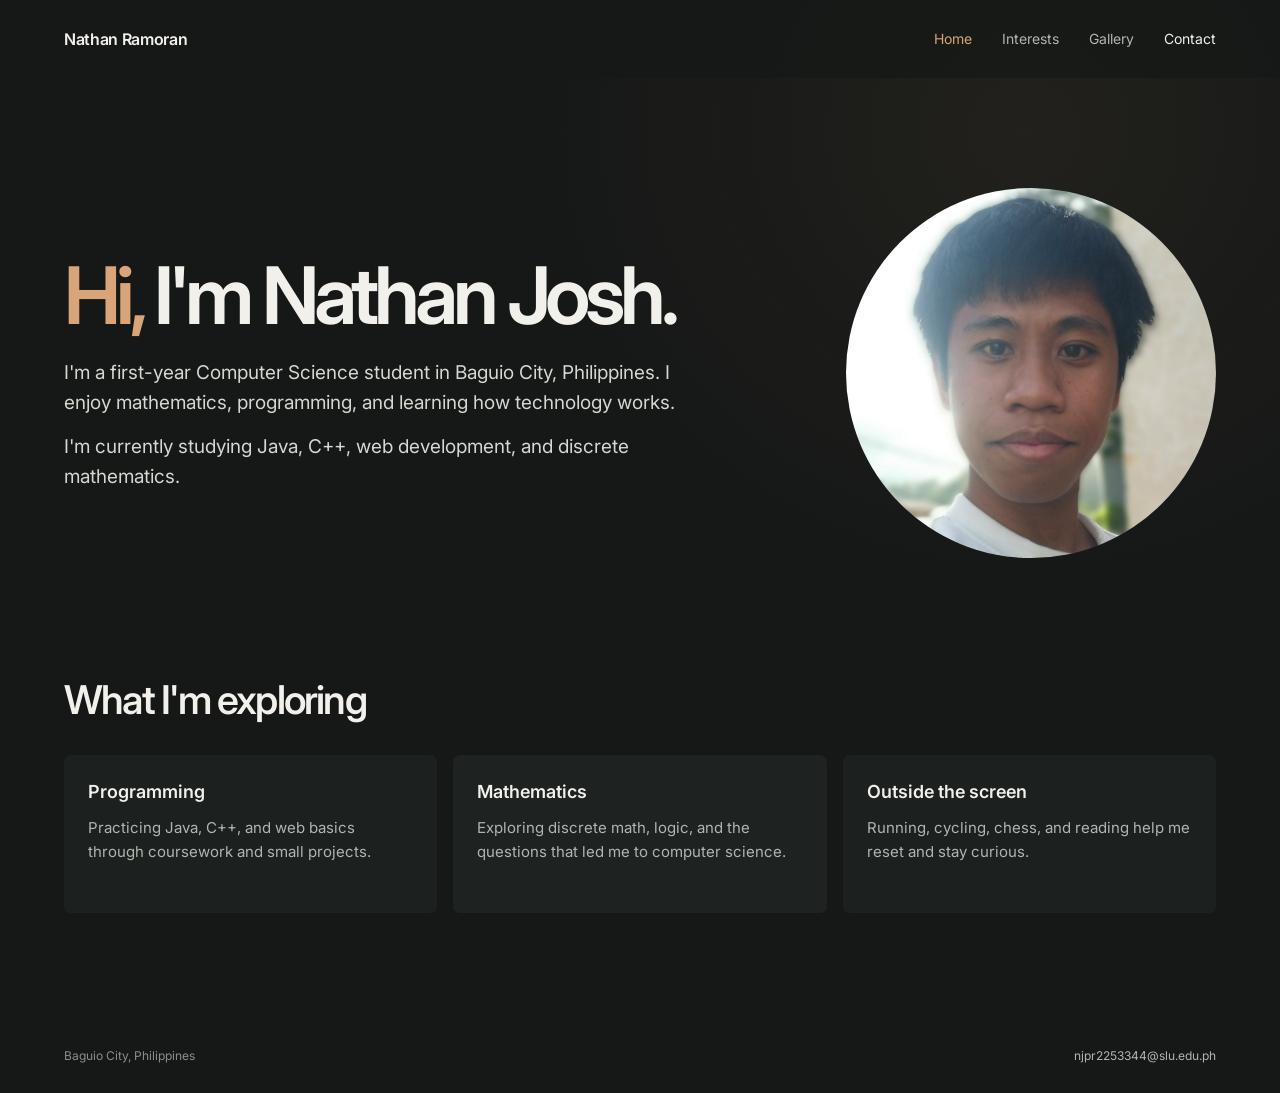
<file: NateWSite/index.html>
<!doctype html>
<html lang="en">
<head>
  <meta charset="utf-8">
  <meta name="viewport" content="width=device-width, initial-scale=1">
  <meta name="theme-color" content="#151716">
  <meta name="description" content="Nathan Josh Ramoran is a Computer Science student in Baguio City, Philippines.">
  <title>Nathan Josh Ramoran</title>
  <link rel="preload" href="assets/fonts/InterVariable.ttf" as="font" type="font/ttf" crossorigin>
  <link rel="stylesheet" href="styles.css">
</head>
<body>
  <a class="skip-link" href="#main-content">Skip to content</a>
  <header class="site-header">
    <div class="header-inner">
      <a class="brand" href="index.html">Nathan Ramoran</a>
      <nav class="site-nav" aria-label="Main navigation">
        <a class="nav-link" href="index.html" aria-current="page">Home</a>
        <a class="nav-link" href="interest.html">Interests</a>
        <a class="nav-link" href="gallery.html">Gallery</a>
        <a class="nav-contact" href="mailto:njpr2253344@slu.edu.ph">Contact</a>
      </nav>
    </div>
  </header>

  <main id="main-content">
    <section class="home-intro wrap" aria-labelledby="home-title">
      <div class="home-copy">
        <h1 id="home-title"><span>Hi,</span> I'm Nathan Josh.</h1>
        <p>I'm a first-year Computer Science student in Baguio City, Philippines. I enjoy mathematics, programming, and learning how technology works.</p>
        <p>I'm currently studying Java, C++, web development, and discrete mathematics.</p>
      </div>
      <figure class="home-portrait">
        <img src="assets/images/nathanpic.jpg" alt="Portrait of Nathan Josh Ramoran" width="1800" height="1800" fetchpriority="high">
      </figure>
    </section>

    <section class="focus-section wrap" aria-labelledby="focus-title">
      <h2 id="focus-title">What I'm exploring</h2>
      <div class="focus-grid">
        <article class="focus-card">
          <h3>Programming</h3>
          <p>Practicing Java, C++, and web basics through coursework and small projects.</p>
        </article>
        <article class="focus-card">
          <h3>Mathematics</h3>
          <p>Exploring discrete math, logic, and the questions that led me to computer science.</p>
        </article>
        <article class="focus-card">
          <h3>Outside the screen</h3>
          <p>Running, cycling, chess, and reading help me reset and stay curious.</p>
        </article>
      </div>
    </section>
  </main>

  <footer class="site-footer wrap">
    <span>Baguio City, Philippines</span>
    <a href="mailto:njpr2253344@slu.edu.ph">njpr2253344@slu.edu.ph</a>
  </footer>
</body>
</html>
</file>
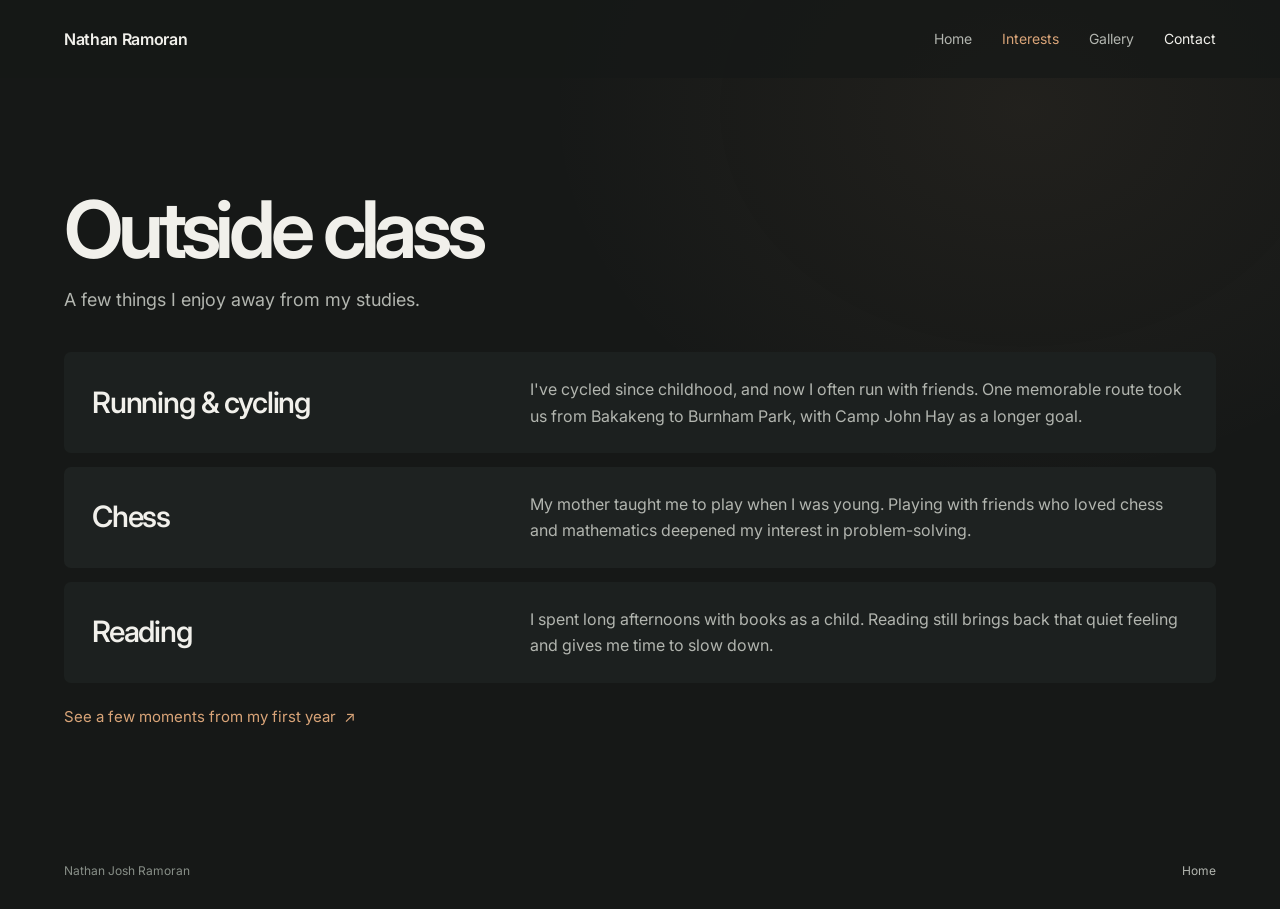
<file: NateWSite/interest.html>
<!doctype html>
<html lang="en">
<head>
  <meta charset="utf-8">
  <meta name="viewport" content="width=device-width, initial-scale=1">
  <meta name="theme-color" content="#151716">
  <meta name="description" content="Nathan's interests beyond class: running and cycling, chess, and reading.">
  <title>Interests — Nathan Josh Ramoran</title>
  <link rel="preload" href="assets/fonts/InterVariable.ttf" as="font" type="font/ttf" crossorigin>
  <link rel="stylesheet" href="styles.css">
</head>
<body>
  <a class="skip-link" href="#main-content">Skip to content</a>
  <header class="site-header">
    <div class="header-inner">
      <a class="brand" href="index.html">Nathan Ramoran</a>
      <nav class="site-nav" aria-label="Main navigation">
        <a class="nav-link" href="index.html">Home</a>
        <a class="nav-link" href="interest.html" aria-current="page">Interests</a>
        <a class="nav-link" href="gallery.html">Gallery</a>
        <a class="nav-contact" href="mailto:njpr2253344@slu.edu.ph">Contact</a>
      </nav>
    </div>
  </header>

  <main id="main-content">
    <section class="page-heading wrap" aria-labelledby="page-title">
      <h1 id="page-title">Outside class</h1>
      <p>A few things I enjoy away from my studies.</p>
    </section>

    <section class="interest-list wrap" aria-label="Interests">
      <article class="interest-card">
        <h2>Running &amp; cycling</h2>
        <p>I've cycled since childhood, and now I often run with friends. One memorable route took us from Bakakeng to Burnham Park, with Camp John Hay as a longer goal.</p>
      </article>
      <article class="interest-card">
        <h2>Chess</h2>
        <p>My mother taught me to play when I was young. Playing with friends who loved chess and mathematics deepened my interest in problem-solving.</p>
      </article>
      <article class="interest-card">
        <h2>Reading</h2>
        <p>I spent long afternoons with books as a child. Reading still brings back that quiet feeling and gives me time to slow down.</p>
      </article>
      <p class="interest-link"><a href="gallery.html">See a few moments from my first year <span aria-hidden="true">↗</span></a></p>
    </section>
  </main>

  <footer class="site-footer wrap">
    <span>Nathan Josh Ramoran</span>
    <a href="index.html">Home</a>
  </footer>
</body>
</html>
</file>
<file: NateWSite/styles.css>
@font-face {
  font-family: Inter;
  src: url("assets/fonts/InterVariable.ttf") format("truetype");
  font-style: normal;
  font-weight: 100 900;
  font-display: swap;
}

:root {
  color-scheme: dark;
  --page: #161817;
  --surface: #1c201f;
  --surface-soft: #222625;
  --text: #f1f0eb;
  --muted: #b2b5af;
  --soft: #888f88;
  --accent: #d9a478;
  --content-width: 1240px;
  --side-gap: clamp(24px, 5vw, 72px);
  font-synthesis: none;
}

* { box-sizing: border-box; }
html { min-width: 320px; background: var(--page); scroll-behavior: smooth; }
body {
  min-height: 100vh;
  margin: 0;
  background: radial-gradient(ellipse at 80% 12%, rgb(217 164 120 / 6%), transparent 30rem), var(--page);
  color: var(--text);
  font-family: Inter, "Segoe UI", Arial, sans-serif;
  font-size: 16px;
  line-height: 1.65;
  -webkit-font-smoothing: antialiased;
  text-rendering: optimizeLegibility;
}
a { color: inherit; text-decoration: none; }
img { display: block; max-width: 100%; }
button { color: inherit; font: inherit; }
a:focus-visible, button:focus-visible { outline: 2px solid var(--accent); outline-offset: 4px; }
::selection { background: var(--accent); color: var(--page); }

.wrap { width: min(100% - var(--side-gap) * 2, var(--content-width)); margin-inline: auto; }
.skip-link {
  position: fixed;
  z-index: 10;
  top: 12px;
  left: 12px;
  padding: 8px 12px;
  transform: translateY(-160%);
  background: var(--accent);
  color: var(--page);
}
.skip-link:focus { transform: translateY(0); }

.site-header { background: rgb(22 24 23 / 72%); }
.header-inner {
  display: flex;
  min-height: 78px;
  align-items: center;
  justify-content: space-between;
  gap: 24px;
  width: min(100% - var(--side-gap) * 2, var(--content-width));
  margin-inline: auto;
}
.brand { font-size: 16px; font-weight: 600; letter-spacing: -.02em; }
.site-nav { display: flex; align-items: center; gap: clamp(15px, 2.5vw, 30px); }
.nav-link, .nav-contact { color: var(--muted); font-size: 14px; transition: color .18s ease; }
.nav-link:hover, .nav-link[aria-current="page"], .nav-contact:hover { color: var(--text); }
.nav-link[aria-current="page"] { color: var(--accent); }
.nav-contact { color: var(--text); }

.home-intro {
  display: grid;
  grid-template-columns: minmax(0, 1.35fr) minmax(280px, .75fr);
  align-items: center;
  gap: clamp(44px, 7vw, 96px);
  padding-block: clamp(72px, 9vw, 110px);
}
.home-copy { max-width: 720px; }
h1, h2, h3, p, figure { margin-top: 0; }
.home-copy h1, .page-heading h1 {
  margin-bottom: 22px;
  font-size: clamp(3.4rem, 6.2vw, 5.6rem);
  font-weight: 620;
  letter-spacing: -.065em;
  line-height: 1.04;
}
.home-copy h1 span { color: var(--accent); }
.home-copy p { max-width: 650px; margin-bottom: 14px; color: #d5d7d1; font-size: clamp(17px, 1.5vw, 19px); line-height: 1.58; }
.home-copy p:last-child { margin-bottom: 0; }
.home-portrait { width: min(100%, 370px); aspect-ratio: 1; justify-self: end; margin: 0; overflow: hidden; border-radius: 50%; background: var(--surface); }
.home-portrait img { width: 100%; height: 100%; object-fit: cover; object-position: center 32%; }

.focus-section { padding-bottom: clamp(72px, 9vw, 104px); }
.focus-section h2 { margin-bottom: 22px; font-size: clamp(1.9rem, 3.1vw, 2.5rem); font-weight: 570; letter-spacing: -.045em; }
.focus-grid { display: grid; grid-template-columns: repeat(3, minmax(0, 1fr)); gap: 16px; }
.focus-card { min-height: 158px; padding: 22px 24px; border-radius: 7px; background: var(--surface); }
.focus-card:nth-child(2) { background: #1e2221; }
.focus-card h3 { margin-bottom: 9px; font-size: 18px; font-weight: 590; }
.focus-card p { margin: 0; color: var(--muted); font-size: 15px; line-height: 1.6; }

.page-heading { padding-top: clamp(78px, 9vw, 110px); padding-bottom: 38px; }
.page-heading h1 { margin-bottom: 14px; }
.page-heading p { max-width: 620px; margin-bottom: 0; color: var(--muted); font-size: 18px; }
.interest-list { display: flex; flex-direction: column; gap: 14px; padding-bottom: clamp(72px, 9vw, 104px); }
.interest-card { display: grid; grid-template-columns: minmax(220px, .55fr) minmax(0, 1fr); align-items: center; gap: clamp(28px, 6vw, 80px); padding: 24px 28px; border-radius: 7px; background: var(--surface); }
.interest-card:nth-child(2) { background: #1e2221; }
.interest-card h2 { margin: 0; font-size: clamp(1.5rem, 2.3vw, 2rem); font-weight: 560; letter-spacing: -.04em; line-height: 1.15; }
.interest-card p { max-width: 700px; margin: 0; color: var(--muted); font-size: 16px; line-height: 1.65; }
.interest-link { margin: 8px 0 0; color: var(--accent); font-size: 15px; }
.interest-link a:hover { color: var(--text); }
.interest-link span { margin-left: 4px; }

.gallery-grid { display: grid; grid-template-columns: repeat(3, minmax(0, 1fr)); align-items: start; gap: 16px; padding-bottom: clamp(72px, 9vw, 104px); }
.gallery-card { display: flex; min-width: 0; flex-direction: column; gap: 10px; padding: 10px; border-radius: 7px; background: var(--surface); transition: background .18s ease, transform .18s ease; }
.gallery-card:hover { transform: translateY(-2px); background: var(--surface-soft); }
.gallery-card--feature { grid-column: span 2; }
.gallery-photo { display: block; overflow: hidden; aspect-ratio: 4 / 3; border-radius: 4px; background: #252928; }
.gallery-card--feature .gallery-photo { aspect-ratio: 16 / 8.5; }
.gallery-photo img { width: 100%; height: 100%; object-fit: cover; transition: transform .25s ease; }
.gallery-card:hover .gallery-photo img { transform: scale(1.02); }
.gallery-card > span:not(.gallery-photo) { padding: 1px 3px 2px; color: #d7d8d3; font-size: 14px; line-height: 1.35; }

.lightbox { position: fixed; width: min(100% - 28px, 980px); max-width: 980px; max-height: calc(100% - 28px); padding: 18px; overflow: auto; border: 0; border-radius: 9px; background: #1a1d1c; color: var(--text); }
.lightbox::backdrop { background: rgb(0 0 0 / 82%); }
.lightbox figure { margin: 0; }
.lightbox-image { width: 100%; max-height: 72vh; object-fit: contain; }
.lightbox figcaption { padding-top: 10px; color: var(--muted); font-size: 15px; }
.lightbox-close { position: absolute; top: 22px; right: 22px; width: 40px; height: 40px; border: 0; border-radius: 50%; background: rgb(21 23 22 / 82%); font-size: 25px; cursor: pointer; }
.lightbox-close:hover, .lightbox-controls button:hover { background: var(--accent); color: var(--page); }
.lightbox-controls { display: flex; justify-content: space-between; margin-top: 12px; }
.lightbox-controls button { padding: 9px 14px; border: 0; border-radius: 5px; background: #272a29; cursor: pointer; font-size: 14px; }

.site-footer { display: flex; min-height: 76px; align-items: center; justify-content: space-between; gap: 20px; color: var(--soft); font-size: 12px; }
.site-footer a { color: var(--muted); }
.site-footer a:hover { color: var(--accent); }

@media (max-width: 820px) {
  .home-intro { grid-template-columns: minmax(0, 1.2fr) minmax(230px, .8fr); gap: 32px; }
  .home-portrait { width: min(100%, 300px); }
  .interest-card { grid-template-columns: minmax(180px, .5fr) minmax(0, 1fr); gap: 28px; }
  .focus-card { padding: 20px; }
}
@media (max-width: 700px) {
  .home-intro { grid-template-columns: 1fr; gap: 30px; }
  .home-portrait { width: min(72vw, 330px); justify-self: center; grid-row: 1; }
  .focus-grid { grid-template-columns: 1fr; gap: 10px; }
  .focus-card { min-height: 0; }
  .interest-card { grid-template-columns: 1fr; gap: 11px; padding: 22px; }
  .gallery-grid { grid-template-columns: repeat(2, minmax(0, 1fr)); gap: 12px; }
  .gallery-card--feature { grid-column: span 2; }
}
@media (max-width: 540px) {
  :root { --side-gap: 22px; }
  .header-inner { min-height: 68px; align-items: flex-start; flex-direction: column; gap: 10px; padding-block: 12px; }
  .site-nav { width: 100%; justify-content: space-between; gap: 10px; }
  .nav-link, .nav-contact { font-size: 13px; }
  .home-intro { gap: 26px; padding-block: 42px 56px; }
  .home-copy h1, .page-heading h1 { font-size: clamp(2.8rem, 12vw, 4.2rem); }
  .home-copy p { font-size: 16px; }
  .page-heading { padding-top: 58px; }
  .page-heading p { font-size: 16px; }
  .gallery-grid { grid-template-columns: 1fr; gap: 11px; }
  .gallery-card--feature { grid-column: auto; }
  .gallery-card--feature .gallery-photo, .gallery-photo { aspect-ratio: 4 / 3; }
  .gallery-card > span:not(.gallery-photo) { font-size: 14px; }
  .site-footer { align-items: flex-start; flex-direction: column; justify-content: center; gap: 2px; padding-block: 16px; }
}
@media (prefers-reduced-motion: reduce) {
  html { scroll-behavior: auto; }
  *, *::before, *::after { scroll-behavior: auto !important; transition-duration: .01ms !important; }
}
</file>
